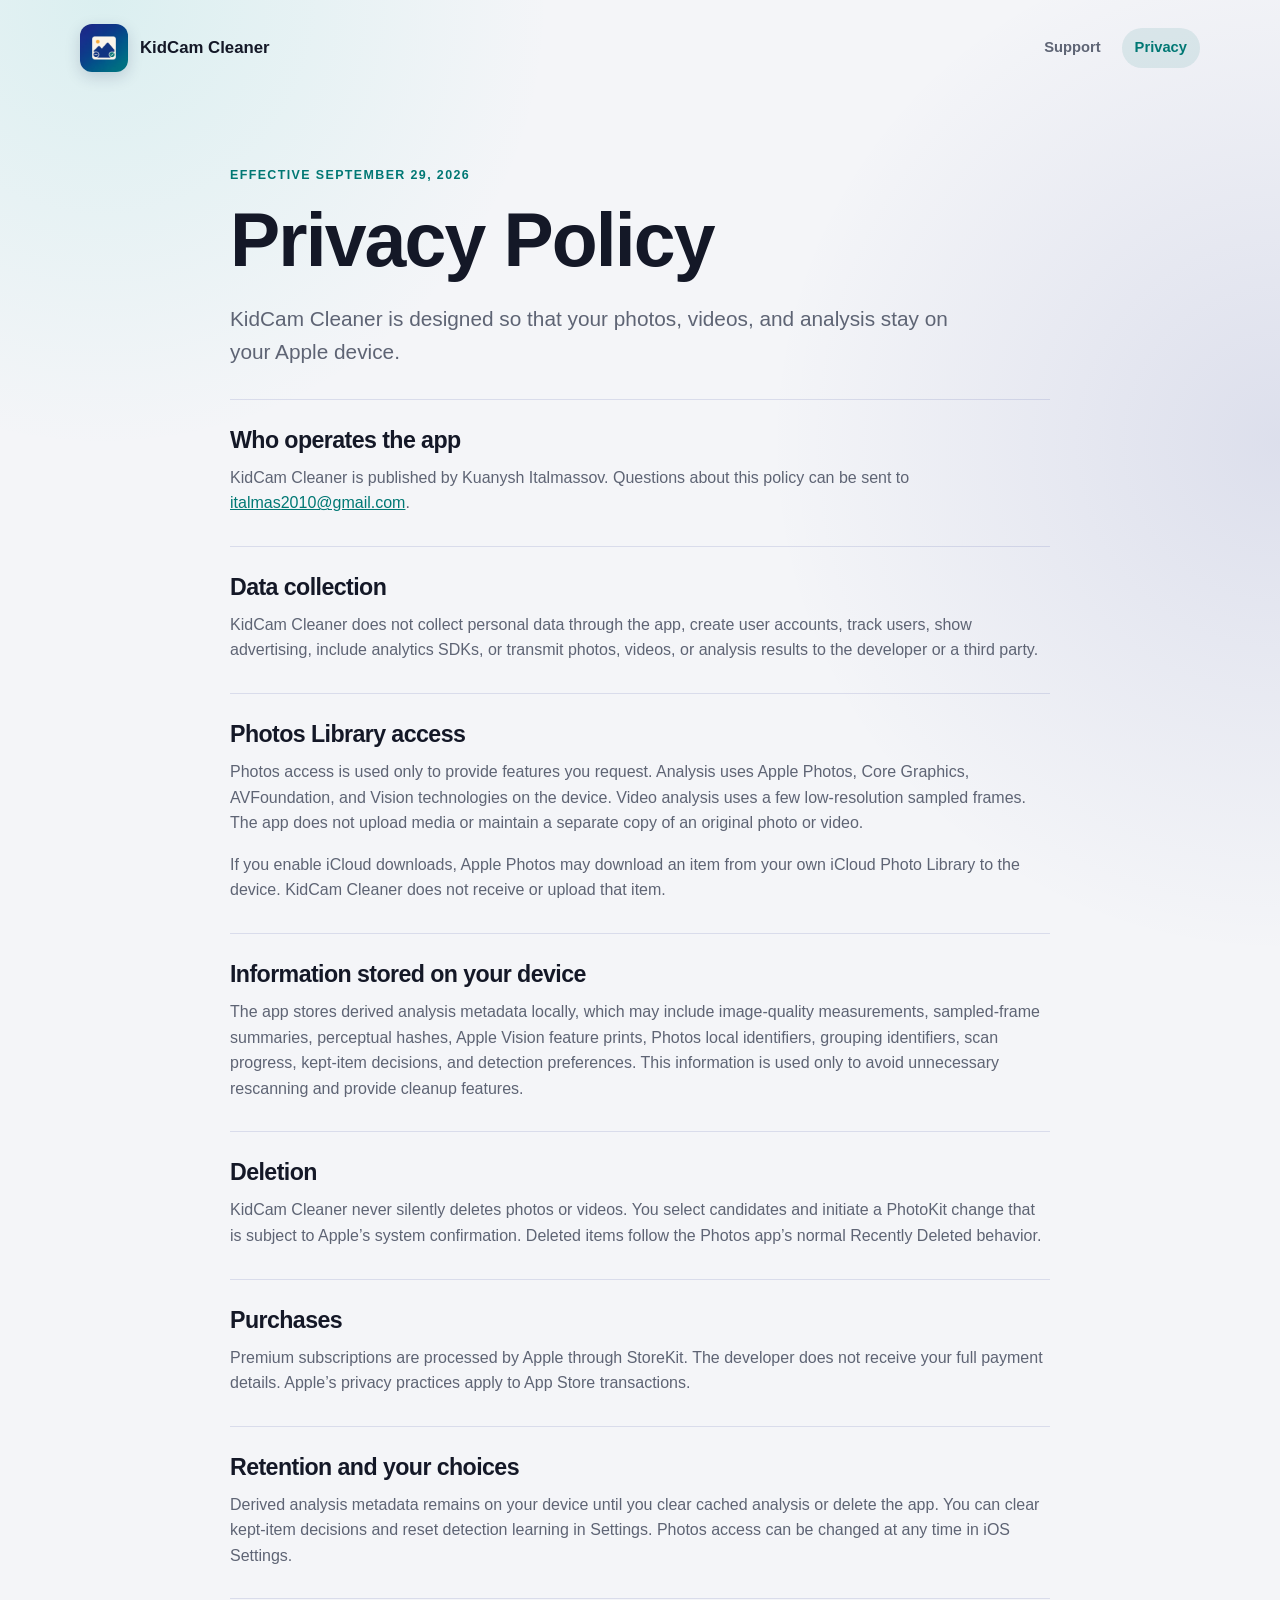
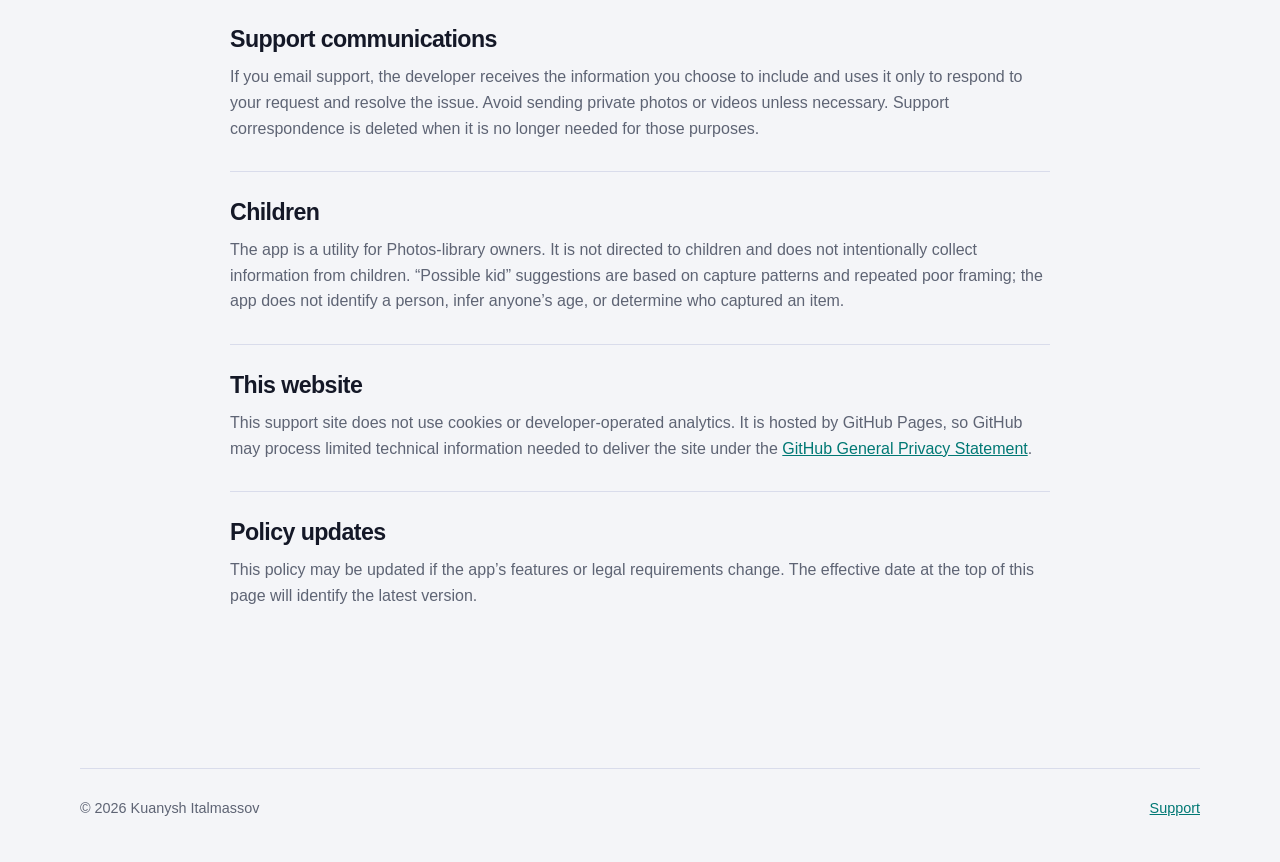
<file: privacy.html>
<!doctype html>
<html lang="en">
<head>
  <meta charset="utf-8">
  <meta name="viewport" content="width=device-width, initial-scale=1">
  <meta name="description" content="Privacy Policy for KidCam Cleaner.">
  <meta name="theme-color" content="#1f2e8c">
  <title>KidCam Cleaner Privacy Policy</title>
  <link rel="icon" href="app-icon.png">
  <link rel="stylesheet" href="styles.css">
</head>
<body>
  <header class="site-header">
    <a class="brand" href="index.html" aria-label="KidCam Cleaner support home">
      <img src="app-icon.png" alt="" width="48" height="48">
      <span>KidCam Cleaner</span>
    </a>
    <nav aria-label="Main navigation">
      <a href="index.html">Support</a>
      <a aria-current="page" href="privacy.html">Privacy</a>
    </nav>
  </header>

  <main class="policy">
    <p class="eyebrow">Effective September 29, 2026</p>
    <h1>Privacy Policy</h1>
    <p class="lede">KidCam Cleaner is designed so that your photos, videos, and analysis stay on your Apple device.</p>

    <section>
      <h2>Who operates the app</h2>
      <p>KidCam Cleaner is published by Kuanysh Italmassov. Questions about this policy can be sent to <a href="mailto:italmas2010@gmail.com?subject=KidCam%20Cleaner%20Privacy">italmas2010@gmail.com</a>.</p>
    </section>

    <section>
      <h2>Data collection</h2>
      <p>KidCam Cleaner does not collect personal data through the app, create user accounts, track users, show advertising, include analytics SDKs, or transmit photos, videos, or analysis results to the developer or a third party.</p>
    </section>

    <section>
      <h2>Photos Library access</h2>
      <p>Photos access is used only to provide features you request. Analysis uses Apple Photos, Core Graphics, AVFoundation, and Vision technologies on the device. Video analysis uses a few low-resolution sampled frames. The app does not upload media or maintain a separate copy of an original photo or video.</p>
      <p>If you enable iCloud downloads, Apple Photos may download an item from your own iCloud Photo Library to the device. KidCam Cleaner does not receive or upload that item.</p>
    </section>

    <section>
      <h2>Information stored on your device</h2>
      <p>The app stores derived analysis metadata locally, which may include image-quality measurements, sampled-frame summaries, perceptual hashes, Apple Vision feature prints, Photos local identifiers, grouping identifiers, scan progress, kept-item decisions, and detection preferences. This information is used only to avoid unnecessary rescanning and provide cleanup features.</p>
    </section>

    <section>
      <h2>Deletion</h2>
      <p>KidCam Cleaner never silently deletes photos or videos. You select candidates and initiate a PhotoKit change that is subject to Apple’s system confirmation. Deleted items follow the Photos app’s normal Recently Deleted behavior.</p>
    </section>

    <section>
      <h2>Purchases</h2>
      <p>Premium subscriptions are processed by Apple through StoreKit. The developer does not receive your full payment details. Apple’s privacy practices apply to App Store transactions.</p>
    </section>

    <section>
      <h2>Retention and your choices</h2>
      <p>Derived analysis metadata remains on your device until you clear cached analysis or delete the app. You can clear kept-item decisions and reset detection learning in Settings. Photos access can be changed at any time in iOS Settings.</p>
    </section>

    <section>
      <h2>Support communications</h2>
      <p>If you email support, the developer receives the information you choose to include and uses it only to respond to your request and resolve the issue. Avoid sending private photos or videos unless necessary. Support correspondence is deleted when it is no longer needed for those purposes.</p>
    </section>

    <section>
      <h2>Children</h2>
      <p>The app is a utility for Photos-library owners. It is not directed to children and does not intentionally collect information from children. “Possible kid” suggestions are based on capture patterns and repeated poor framing; the app does not identify a person, infer anyone’s age, or determine who captured an item.</p>
    </section>

    <section>
      <h2>This website</h2>
      <p>This support site does not use cookies or developer-operated analytics. It is hosted by GitHub Pages, so GitHub may process limited technical information needed to deliver the site under the <a href="https://docs.github.com/en/site-policy/privacy-policies/github-general-privacy-statement">GitHub General Privacy Statement</a>.</p>
    </section>

    <section>
      <h2>Policy updates</h2>
      <p>This policy may be updated if the app’s features or legal requirements change. The effective date at the top of this page will identify the latest version.</p>
    </section>
  </main>

  <footer>
    <span>© 2026 Kuanysh Italmassov</span>
    <a href="index.html">Support</a>
  </footer>
</body>
</html>
</file>
<file: styles.css>
:root {
  color-scheme: light dark;
  --indigo: #1f2e8c;
  --teal: #007874;
  --teal-bright: #33c7bc;
  --gold: #ffb338;
  --ink: #141827;
  --muted: #5e6474;
  --background: #f4f5f8;
  --card: rgba(255, 255, 255, 0.9);
  --border: rgba(31, 46, 140, 0.12);
  --shadow: 0 18px 55px rgba(25, 36, 83, 0.10);
}

* { box-sizing: border-box; }

html { scroll-behavior: smooth; }

body {
  margin: 0;
  min-height: 100vh;
  color: var(--ink);
  background:
    radial-gradient(circle at 8% 0%, rgba(51, 199, 188, 0.13), transparent 28rem),
    radial-gradient(circle at 100% 18%, rgba(31, 46, 140, 0.11), transparent 32rem),
    var(--background);
  font-family: -apple-system, BlinkMacSystemFont, "SF Pro Text", "Segoe UI", sans-serif;
  line-height: 1.6;
}

a { color: var(--teal); }
a:hover { color: var(--indigo); }

.site-header,
main,
footer {
  width: min(1120px, calc(100% - 40px));
  margin-inline: auto;
}

.site-header {
  display: flex;
  align-items: center;
  justify-content: space-between;
  padding: 24px 0;
}

.brand {
  display: inline-flex;
  align-items: center;
  gap: 12px;
  color: var(--ink);
  font-size: 1.05rem;
  font-weight: 750;
  text-decoration: none;
}

.brand img {
  border-radius: 12px;
  box-shadow: 0 5px 15px rgba(25, 36, 83, 0.17);
}

nav { display: flex; gap: 8px; }
nav a {
  padding: 8px 13px;
  border-radius: 999px;
  color: var(--muted);
  font-size: 0.92rem;
  font-weight: 650;
  text-decoration: none;
}
nav a[aria-current="page"] {
  color: var(--teal);
  background: rgba(0, 120, 116, 0.10);
}
.nav-install {
  color: #fff;
  background: var(--indigo);
}
.nav-install:hover { color: #fff; background: var(--teal); }

.hero {
  display: grid;
  grid-template-columns: minmax(0, 1.35fr) minmax(280px, 0.65fr);
  align-items: center;
  gap: 54px;
  min-height: 540px;
  padding: 70px clamp(28px, 6vw, 76px);
  border: 1px solid var(--border);
  border-radius: 36px;
  background: linear-gradient(135deg, rgba(255, 255, 255, 0.94), rgba(235, 250, 248, 0.88));
  box-shadow: var(--shadow);
}

h1, h2, h3 { margin-top: 0; line-height: 1.12; letter-spacing: -0.025em; }
h1 { margin-bottom: 20px; font-size: clamp(2.8rem, 7vw, 5.4rem); }
h2 { margin-bottom: 22px; font-size: clamp(2rem, 4vw, 3rem); }
h3 { margin-bottom: 10px; font-size: 1.15rem; }
p { margin-top: 0; }

.eyebrow {
  margin-bottom: 12px;
  color: var(--teal);
  font-size: 0.78rem;
  font-weight: 800;
  letter-spacing: 0.11em;
  text-transform: uppercase;
}

.lede {
  max-width: 720px;
  margin-bottom: 30px;
  color: var(--muted);
  font-size: clamp(1.08rem, 2vw, 1.3rem);
}

.button {
  display: inline-block;
  padding: 13px 19px;
  border-radius: 14px;
  color: #fff;
  background: linear-gradient(135deg, var(--indigo), var(--teal));
  box-shadow: 0 10px 22px rgba(31, 46, 140, 0.18);
  font-weight: 750;
  text-decoration: none;
}
.button:hover { color: #fff; filter: brightness(1.08); }
.button.secondary { background: var(--teal); }
.button.secondary-button {
  color: var(--teal);
  background: transparent;
  box-shadow: none;
  border: 1px solid rgba(31, 46, 140, 0.28);
}
.button.secondary-button:hover { color: var(--teal); }

.hero-actions {
  display: flex;
  align-items: center;
  flex-wrap: wrap;
  gap: 14px;
}
.app-store-link { display: inline-flex; border-radius: 10px; }
.app-store-link img { display: block; width: 180px; height: auto; }
.availability { margin: 12px 0 0; color: var(--muted); font-size: 0.86rem; }

.privacy-card {
  padding: 28px;
  border: 1px solid rgba(0, 120, 116, 0.16);
  border-radius: 26px;
  background: rgba(255, 255, 255, 0.75);
}
.privacy-card p { margin: 8px 0 0; color: var(--muted); }
.privacy-card ul { margin: 16px 0 0; padding: 0; list-style: none; color: var(--muted); }
.privacy-card li { position: relative; padding: 7px 0 7px 26px; }
.privacy-card li::before { content: "✓"; position: absolute; left: 0; color: var(--teal); font-weight: 850; }
.shield {
  display: grid;
  width: 48px;
  height: 48px;
  margin-bottom: 18px;
  place-items: center;
  border-radius: 15px;
  color: #fff;
  background: linear-gradient(135deg, var(--indigo), var(--teal));
  font-size: 1.3rem;
  font-weight: 850;
}

.section { padding: 100px 0 10px; }
.grid { display: grid; grid-template-columns: repeat(3, 1fr); gap: 18px; }
.card {
  padding: 24px;
  border: 1px solid var(--border);
  border-radius: 22px;
  background: var(--card);
  box-shadow: 0 10px 34px rgba(25, 36, 83, 0.06);
}
.card p { margin-bottom: 0; color: var(--muted); }
.card .text-link { display: inline-block; margin-top: 12px; font-weight: 700; }
.benefits { text-align: center; }
.benefits h2 { max-width: 720px; margin-inline: auto; }
.benefit-card { text-align: left; }
.feature-icon {
  display: grid;
  width: 42px;
  height: 42px;
  margin-bottom: 18px;
  place-items: center;
  border-radius: 13px;
  color: #fff;
  background: linear-gradient(135deg, var(--indigo), var(--teal));
  font-weight: 850;
}

.contact {
  display: grid;
  grid-template-columns: 1.25fr 0.75fr;
  align-items: center;
  gap: 48px;
  margin-top: 90px;
  padding: 42px;
  border-radius: 28px;
  color: #fff;
  background: linear-gradient(135deg, var(--indigo), var(--teal));
}
.contact .eyebrow { color: var(--gold); }
.contact p { color: rgba(255, 255, 255, 0.78); }
.publisher { margin: 13px 0 0; font-size: 0.86rem; }

.policy { max-width: 820px; padding: 70px 0 40px; }
.policy h1 { font-size: clamp(2.6rem, 7vw, 4.7rem); }
.policy section {
  padding: 27px 0 14px;
  border-top: 1px solid var(--border);
}
.policy h2 { margin-bottom: 12px; font-size: 1.45rem; }
.policy section p { color: var(--muted); }

footer {
  display: flex;
  justify-content: space-between;
  gap: 24px;
  margin-top: 90px;
  padding: 28px 0 42px;
  border-top: 1px solid var(--border);
  color: var(--muted);
  font-size: 0.9rem;
}
.footer-links { display: flex; gap: 22px; }

@media (max-width: 820px) {
  .hero { grid-template-columns: 1fr; min-height: auto; padding-block: 58px; }
  .grid { grid-template-columns: 1fr 1fr; }
  .contact { grid-template-columns: 1fr; }
}

@media (max-width: 560px) {
  .site-header { align-items: flex-start; }
  .brand span { display: none; }
  .hero { gap: 34px; border-radius: 26px; padding: 42px 24px; }
  .hero h1 br { display: none; }
  .grid { grid-template-columns: 1fr; }
  .section { padding-top: 72px; }
  .contact { margin-top: 64px; padding: 30px 24px; }
  footer { flex-direction: column; }
}

@media (prefers-color-scheme: dark) {
  :root {
    --ink: #f4f5fa;
    --muted: #b6bdca;
    --background: #0c101a;
    --card: rgba(24, 30, 44, 0.88);
    --border: rgba(123, 143, 210, 0.19);
    --shadow: 0 18px 55px rgba(0, 0, 0, 0.28);
  }
  .hero { background: linear-gradient(135deg, rgba(25, 31, 49, 0.97), rgba(15, 48, 49, 0.92)); }
  .privacy-card { background: rgba(8, 14, 25, 0.45); }
  .button.secondary-button { color: var(--teal-bright); border-color: rgba(51, 199, 188, 0.38); }
}

@media (prefers-reduced-motion: reduce) {
  html { scroll-behavior: auto; }
}
</file>
